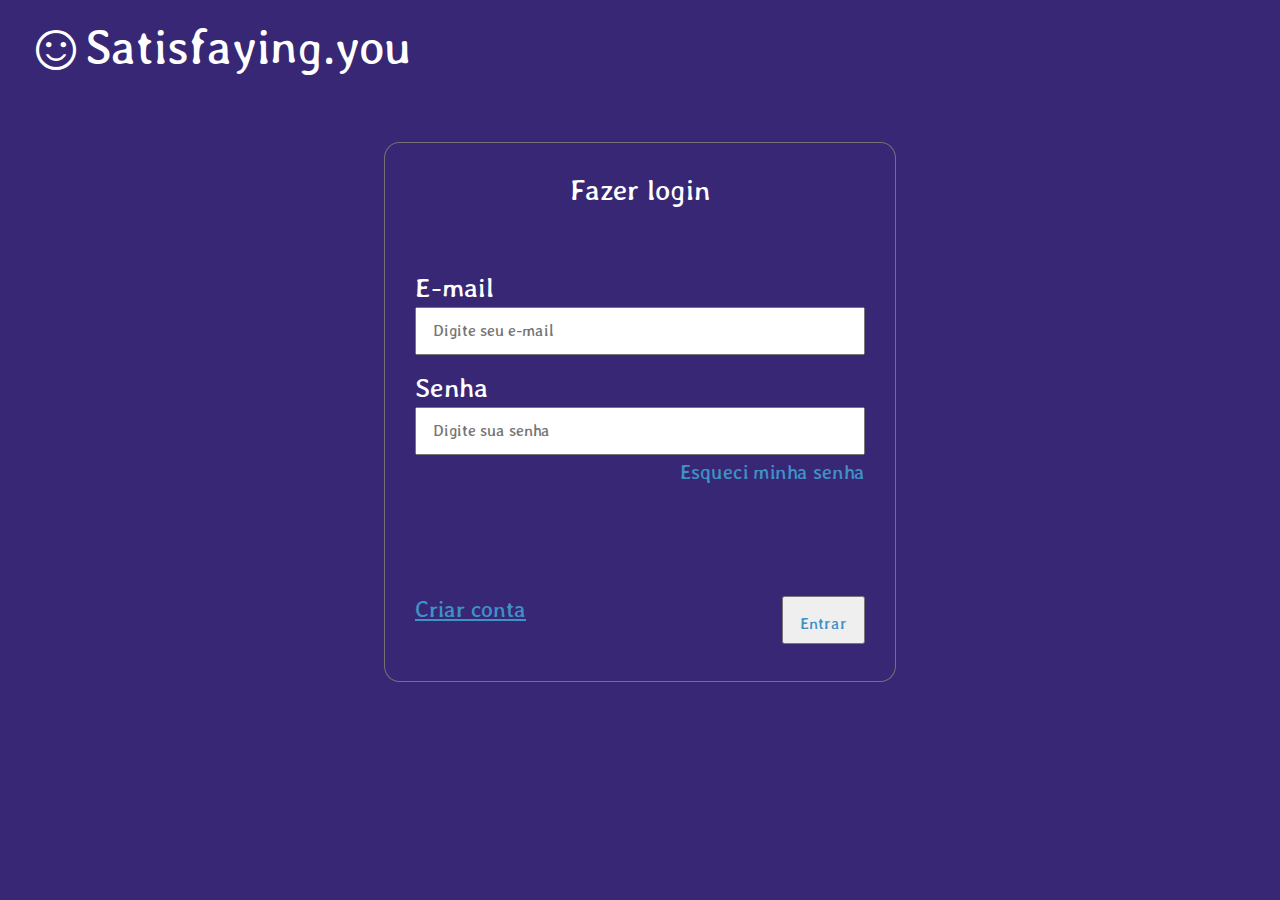
<file: pages/index.html>
<!DOCTYPE html>
<html>
    <head>
        <title>Satisfaying.you</title>
        <link rel="stylesheet" href="../css/index.css">
        <link rel="preconnect" href="https://fonts.googleapis.com">
        <link rel="stylesheet" href="https://fonts.googleapis.com/css2?family=Material+Symbols+Outlined:opsz,wght,FILL,GRAD@20..48,100..700,0..1,-50..200" />
        <link href="https://fonts.googleapis.com/css2?family=Averia+Libre&display=swap" rel="stylesheet">
    </head>
    
    <body>
        
        <header>
            <div class="logo">
                <span class="material-symbols-outlined">sentiment_satisfied</span>
            </div>
            <span>Satisfaying.you</span>
        </header>

        <div class="container">
            <div id="login-title">
                <span>Fazer login</span>
            </div>
            <form id='form_login_account' action="home.html" autocomplete="on" method="post">
            <div class="inputs">
                <label for="txt_email">E-mail</label>
                <input type="email" name="txt_email" id="txt_email" placeholder="Digite seu e-mail">
            </div>
            <div class="inputs">
                <label for="txt_senha">Senha</label>
                <input type="password" name="txt_senha" id="txt_senha" placeholder="Digite sua senha">
            </div>
            <div class="error">
                <span id="retorno_validar"></span>
                <a href="recuperarSenha.html">Esqueci minha senha</a>
            </div>
            <div class="entrar">
                <a href="NovaConta.html">Criar conta</a>
                <input type="submit" value="Entrar" onclick="return entrar()">
            </div>
            </form>
        </div>

        <script>   
            function entrar() {
                let ValidaUsuario = {
                    usuario: '',
                    senha: ''
                }

                let usuarios = JSON.parse(localStorage.getItem('usuarios'))

                usuarios.forEach((item) => {
                    if(txt_email.value == item.usuario && txt_senha.value == item.senha){
                        ValidaUsuario = {
                            usuario: item.usuario,
                            senha: item.senha
                        }
                    }
                })
                
                if (txt_email.value == ValidaUsuario.usuario && txt_senha.value == ValidaUsuario.senha) {
                    document.getElementById('retorno_validar').innerHTML = ''
                    return true;
                } else {
                    document.getElementById('retorno_validar').innerHTML = 'Usuário ou senha inválidos.'
                    return false;
                }
            }
        </script>
    </body>
</html>
</file>
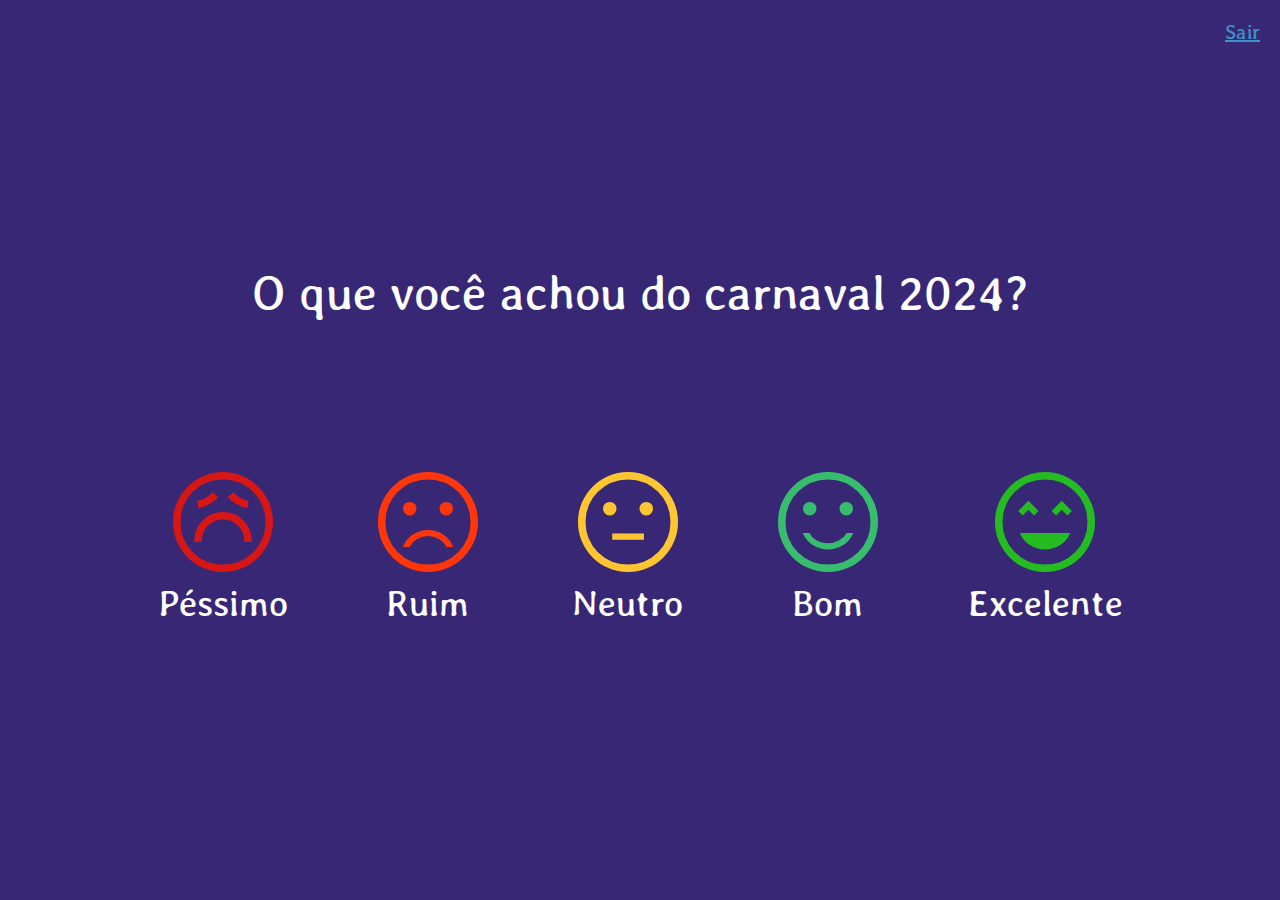
<file: Coleta.html>
<!DOCTYPE html>
<HTML>
    <head>
        <title>Satisfying.you</title>

    <link rel="preconnect" href="https://fonts.googleapis.com">
    <link rel="stylesheet"
        href="https://fonts.googleapis.com/css2?family=Material+Symbols+Outlined:opsz,wght,FILL,GRAD@20..48,100..700,0..1,-50..200" />
    <link href="https://fonts.googleapis.com/css2?family=Averia+Libre&display=swap" rel="stylesheet">

    <style type="text/css">
         :root {
            height: 100%;
            font-size: 62.5%;
        }

        * {
            padding: 0;
            margin: 0;
            font-family: 'Averia Libre', cursive;
            font-weight: 400;
            color: #FFFFFF;
        }

        body {
            background-color: #372775;
            display: flex;
            flex-direction: column;
        }

        header {
            padding-inline: 2rem;
            padding-top: 2rem;
        }

        main {
            display: flex;
            flex-direction: column;
            margin-top: 20rem;
            gap: 10rem;
        }

        section {
            display: flex;
            flex-direction: row;
            margin-left: auto;
            margin-right: auto;
            gap: 8rem;
        }

        h1 {
            text-align: center;
        }

        h2 {
            text-align: center;
            font-size: 4.8rem;
            margin-top: 2rem;
            margin-bottom: 4rem;
        }

        a {
            text-decoration: none;
        }

        #header_right {
            display: flex;
            align-items: center;
            gap: .5rem;
            font-size: 2rem;
            flex-direction: row-reverse;
        }

        #btn_exit {
            color: #3F92C5;
            text-decoration: underline;
        }

        .color_sad {color: #D71616}
        .color_dissatisfied {color: #FF360A}
        .color_neutral {color: #FFC632}
        .color_satisfied {color: #37BD6D}
        .color_very_satisfied {color: #25BC22}

        .icon_coleta {
            font-size: 12rem;
        }

        .label_coleta {
            text-align: center;
            font-size: 3.6rem;
            text-decoration: none;
        }

        .item_coleta{
            display: flex;
            flex-direction: column;
            align-items: center;
        }

    </style>
    
    </head>

    <body>
        <header>
            <div id="header_right">
                <a id='btn_exit' href="index.html">Sair</a>
            </div>
        </header>
        <main>
            <section>
                <h2> O que você achou do carnaval 2024?</h2>
            </section>
            <section id="coleta">
                <a class='item_coleta' href="AgradecimentoParticipacao.html">
                    <span class="material-symbols-outlined color_sad icon_coleta">sentiment_sad</span>
                    <p class="label_coleta">Péssimo</p>
                </a>
                <a class='item_coleta' href="AgradecimentoParticipacao.html">
                    <span class="material-symbols-outlined color_dissatisfied icon_coleta">sentiment_dissatisfied</span>
                    <p class="label_coleta">Ruim</p>
                </a>
                <a class='item_coleta' href="AgradecimentoParticipacao.html">
                    <span class="material-symbols-outlined color_neutral icon_coleta">sentiment_neutral</span>
                    <p class="label_coleta">Neutro</p>
                </a>
                <a class='item_coleta' href="AgradecimentoParticipacao.html">
                    <span class="material-symbols-outlined color_satisfied icon_coleta">sentiment_satisfied</span>
                    <p class="label_coleta">Bom</p>
                </a>
                <a class='item_coleta' href="AgradecimentoParticipacao.html">
                    <span class="material-symbols-outlined color_very_satisfied icon_coleta">sentiment_very_satisfied</span>
                    <p class="label_coleta">Excelente</p>
                </a>
            </section>
        </main>
    </body>
</HTML>
</DOCTYPE>
</file>
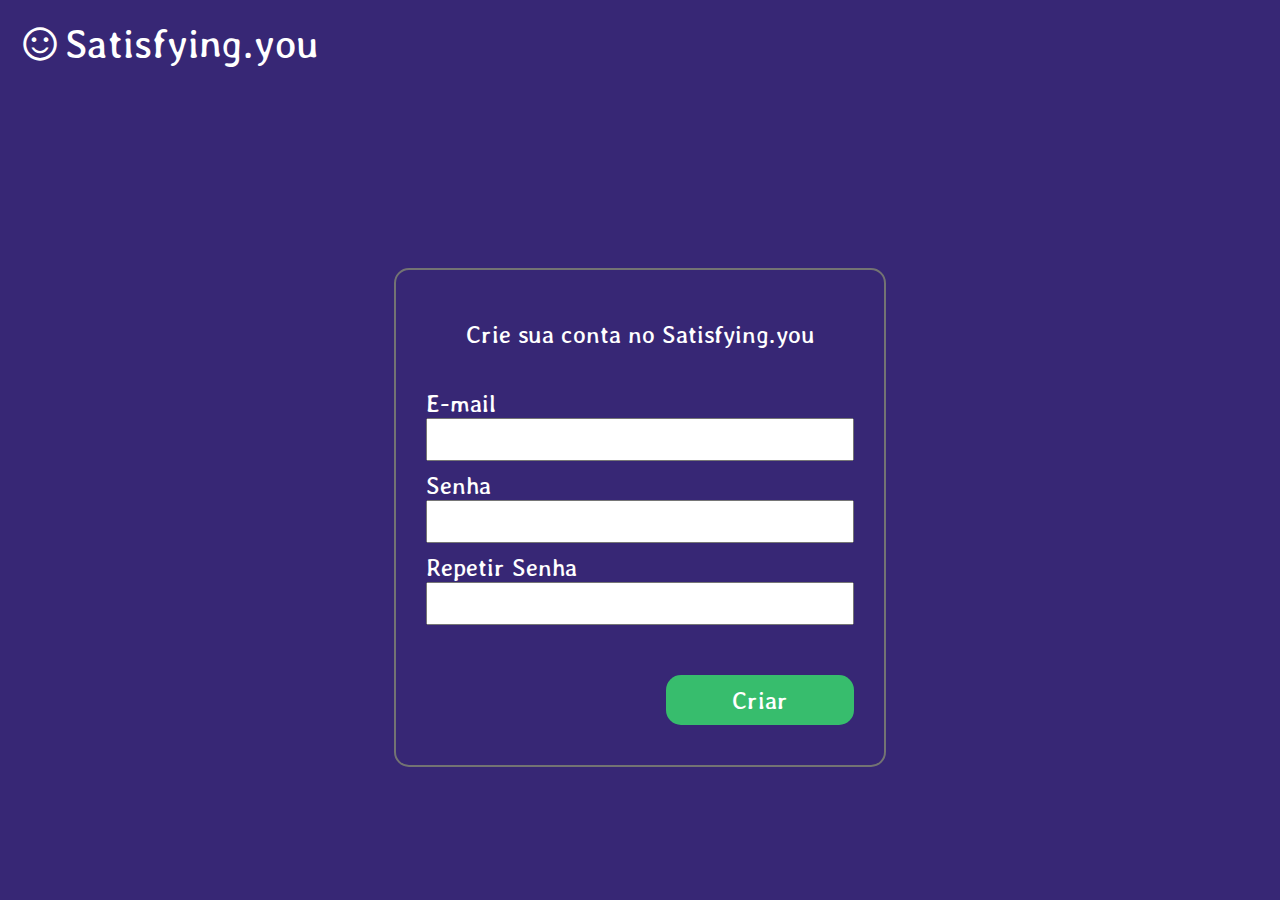
<file: NovaConta.html>
<!DOCTYPE html>
<HTML>

<head>
    <title>Satisfying.you</title>

    <link rel="preconnect" href="https://fonts.googleapis.com">
    <link rel="stylesheet"
        href="https://fonts.googleapis.com/css2?family=Material+Symbols+Outlined:opsz,wght,FILL,GRAD@20..48,100..700,0..1,-50..200" />
    <link href="https://fonts.googleapis.com/css2?family=Averia+Libre&display=swap" rel="stylesheet">

    <style type="text/css">
        :root {
            height: 100%;
            font-size: 62.5%;
        }

        * {
            padding: 0;
            margin: 0;
            font-family: 'Averia Libre', cursive;
            font-weight: 400;
            color: #FFFFFF;
        }

        body {
            background-color: #372775;
            display: flex;
            flex-direction: column;
        }

        header {
            padding-inline: 2rem;
            padding-top: 2rem;
        }

        main {
            display: flex;
            flex-direction: column;
            margin-top: 20rem;
        }

        section {
            display: flex;
            flex-direction: column;
            margin-left: auto;
            margin-right: auto;
            justify-content: space-around;
        }

        form {
            display: flex;
            flex-direction: column;
        }

        h1 {
            text-align: center;
        }

        h2 {
            text-align: center;
            font-size: 2.4rem;
            margin-top: 2rem;
            margin-bottom: 4rem;
        }

        label {
            font-size: 2.4rem;
        }

        input {
            height: 3.9rem;
            width: 42.4rem;
            margin-bottom: 1rem;
            color: #3F92C5;
            font-size: 1.8rem;
        }

        input[type=submit] {
            font-size: 2.4rem;
            color: #ffffff;
            height: 5rem;
            width: 18.8rem;
            align-self: flex-end;
            background-color: #37BD6D;
            margin-top: 4rem;
            border: none;
            border-radius: 1.5rem;
            cursor: pointer;
        }

        #header_left {
            display: flex;
            align-items: center;
            gap: .5rem;
        }

        #imagotype_text {
            font-size: 4rem;
        }

        #imagotype_icon {
            font-size: 4rem;
        }

        #form_box {
            border: 2px solid #737373;
            border-radius: 1.5rem;
            padding: 3rem;
        }
    </style>

</head>

<body>
    <header>
        <div id="header_left">
            <span id="imagotype_icon" class="material-symbols-outlined">sentiment_satisfied</span>
            <h1 id="imagotype_text">Satisfying.you</h1>
        </div>
    </header>
    <main>
        <section id="form_box">
            <h2> Crie sua conta no Satisfying.you</h2>
            <form id='form_create_account' action="index.html" autocomplete="on">
                <label for="txt_email"> E-mail </label>
                <input type="email" id="des_email" name="des_email" required>
                <label for="txt_senha"> Senha </label>
                <input type="password" id="txt_senha" name="txt_senha" required>
                <label for="txt_senha_repetir"> Repetir Senha </label>
                <input type="password" id="txt_senha_repetir" name="txt_senha_repetir" required>
                <p id="retorno_validar"> </p>
                <input type="submit" value="Criar" onclick="return validarSenha()">
            </form>
        </section>
    </main>
    <script>
        function validarSenha() {
            let senha = document.getElementById('txt_senha').value;
            let senhaRepetir = document.getElementById('txt_senha_repetir').value;
            let retorno = document.getElementById('retorno_validar')
            if (senha != senhaRepetir) {
                retorno.innerHTML = 'Senha não confere!';
                return false;
            } else {
                retorno.innerHTML = '';
                return true;
            }
        }

        document.getElementById('txt_senha_repetir').addEventListener("keyup", validarSenha)
    </script>
</body>

</HTML>
</DOCTYPE>
</file>
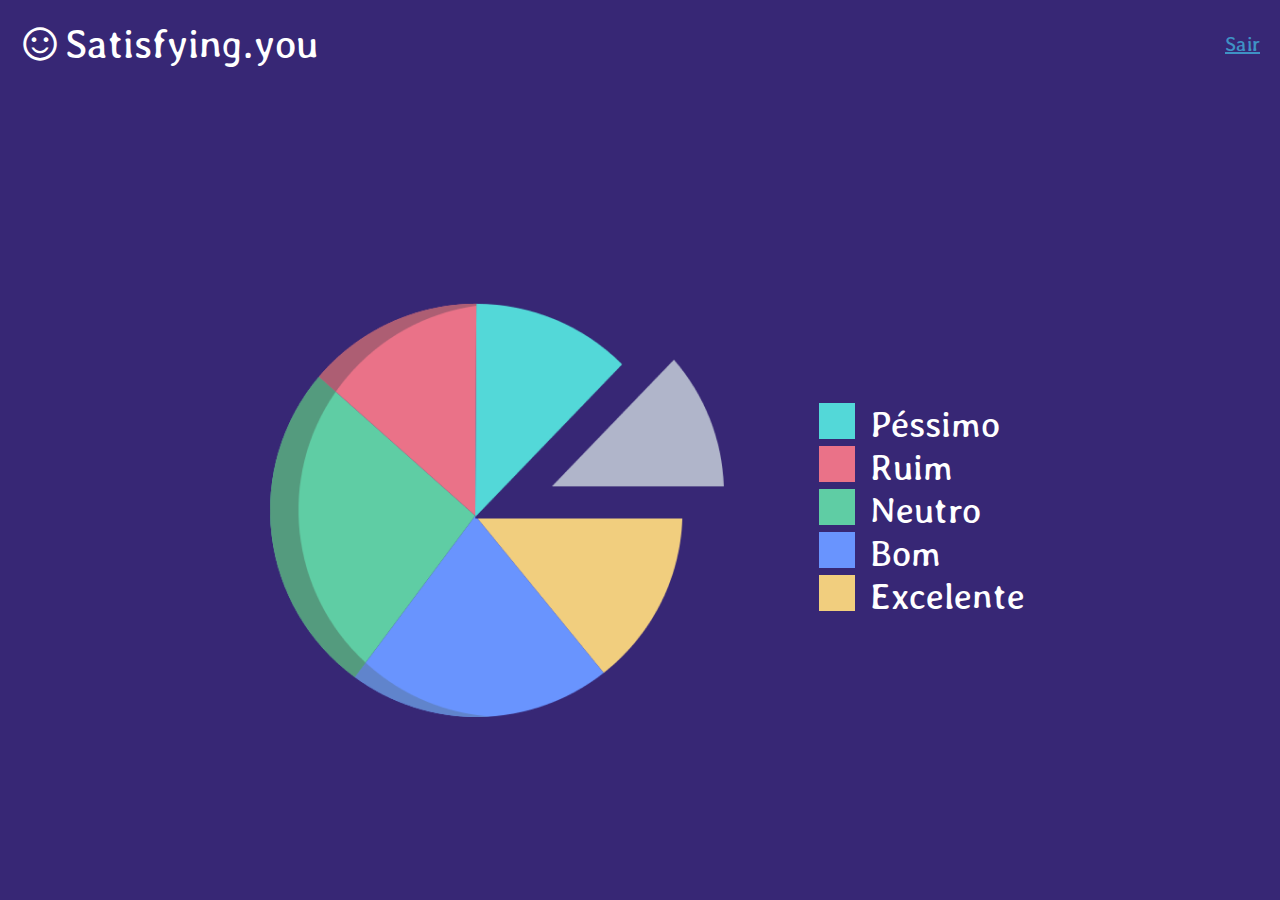
<file: Relatorio.html>
<!DOCTYPE html>
<HTML>
    <head>
        <title>Satisfying.you</title>

    <link rel="preconnect" href="https://fonts.googleapis.com">
    <link rel="stylesheet"
        href="https://fonts.googleapis.com/css2?family=Material+Symbols+Outlined:opsz,wght,FILL,GRAD@20..48,100..700,0..1,-50..200" />
    <link href="https://fonts.googleapis.com/css2?family=Averia+Libre&display=swap" rel="stylesheet">

    <style type="text/css">
         :root {
            height: 100%;
            font-size: 62.5%;
        }

        * {
            padding: 0;
            margin: 0;
            font-family: 'Averia Libre', cursive;
            font-weight: 400;
            color: #FFFFFF;
        }

        body {
            background-color: #372775;
            display: flex;
            flex-direction: column;
        }

        header {
            display: flex;
            padding-inline: 2rem;
            padding-top: 2rem;
            justify-content: space-between;
        }

        main {
            display: flex;
            flex-direction: column;
            margin-top: 20rem;
            gap: 10rem;
        }

        section {
            display: flex;
            flex-direction: row;
            margin-left: auto;
            margin-right: auto;
            gap: 8rem;
        }

        h1 {
            text-align: center;
        }

        h2 {
            text-align: center;
            font-size: 4.8rem;
            margin-top: 2rem;
            margin-bottom: 4rem;
        }

        .label_relatorio{font-size: 3.6rem;}

        .label_box_realtorio{height: 3.6rem;width:  3.6rem;}

        .color_sad {background-color: #53D8D8}
        .color_dissatisfied {background-color: #EA7288}
        .color_neutral {background-color: #5FCDA4}
        .color_satisfied {background-color: #6994FE}
        .color_very_satisfied {background-color: #F1CE7E}

        .item_legenda {
            display: flex;
            gap: 1.5rem;
        }

        #header_left {
            display: flex;
            align-items: center;
            gap: .5rem;
        }

        #imagotype_text {
            font-size: 4rem;
        }

        #imagotype_icon {
            font-size: 4rem;
        }

        #header_right {
            display: flex;
            align-items: center;
            gap: .5rem;
            font-size: 2rem;
            flex-direction: row-reverse;
        }

        #btn_exit {
            color: #3F92C5;
            text-decoration: underline;
        }
        
        #legenda_relatorio{
            display: flex;
            align-items: flex-start;
            flex-direction: column;
            flex-wrap: wrap;
            justify-content: center;
        }

    </style>
    
    </head>

    <body>
        <header>
            <div id="header_left">
                <span id="imagotype_icon" class="material-symbols-outlined">sentiment_satisfied</span>
                <h1 id="imagotype_text">Satisfying.you</h1>
            </div>
            <div id="header_right">
                <a id='btn_exit' href="index.html">Sair</a>
            </div>
        </header>
        <main>
            <section>
                <img src="./images/chart.png"> </img>
                <div id='legenda_relatorio'>
                    <div class="item_legenda">
                        <div class="label_box_realtorio color_sad"></div>
                        <p class="label_relatorio">Péssimo</p>
                    </div>
                    <div class="item_legenda">
                        <div class="label_box_realtorio color_dissatisfied"></div>
                        <p class="label_relatorio">Ruim</p>
                    </div>
                    <div class="item_legenda">
                        <div class="label_box_realtorio color_neutral"></div>
                        <p class="label_relatorio">Neutro</p>
                    </div>
                    <div class="item_legenda">
                        <div class="label_box_realtorio color_satisfied"></div>
                        <p class="label_relatorio">Bom</p>
                    </div>
                    <div class="item_legenda">
                        <div class="label_box_realtorio color_very_satisfied"></div>
                        <p class="label_relatorio">Excelente</p>
                    </div>
                </div>
            </section>
        </main>
    </body>
</HTML>
</DOCTYPE>
</file>
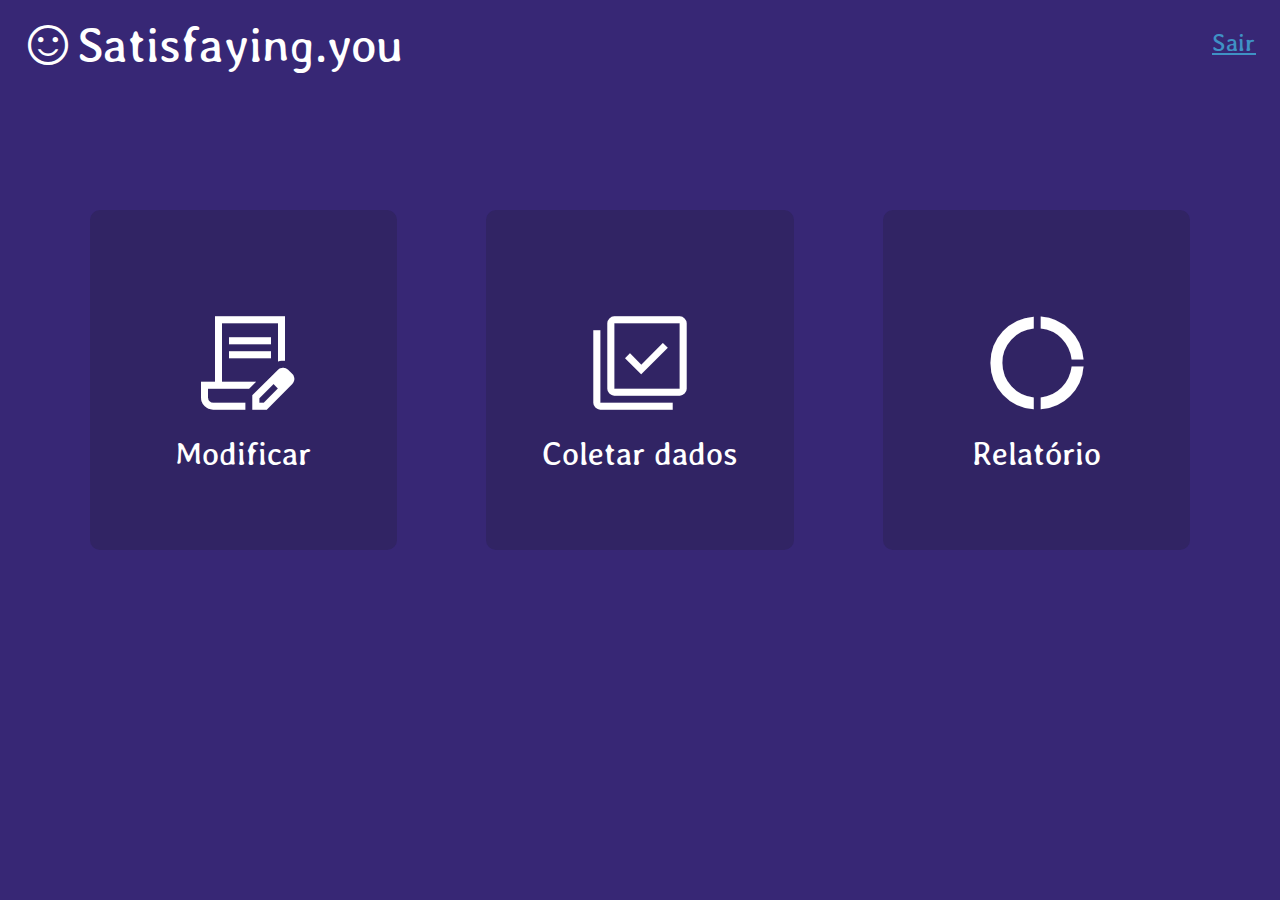
<file: pages/acoesPesquisa.html>
<!DOCTYPE html>
<html>
    <head>
        <title>Satisfaying.you</title>
        <link rel="stylesheet" href="../css/acoesPesquisa.css">
        <link rel="preconnect" href="https://fonts.googleapis.com">
        <link rel="stylesheet" href="https://fonts.googleapis.com/css2?family=Material+Symbols+Outlined:opsz,wght,FILL,GRAD@20..48,100..700,0..1,-50..200" />
        <link href="https://fonts.googleapis.com/css2?family=Averia+Libre&display=swap" rel="stylesheet">
    </head>
    <body>
        <header>
            <div class="icon">
                <div id="logo">
                    <span class="material-symbols-outlined large">sentiment_satisfied</span>
                </div>
                <span>Satisfaying.you</span>
            </div>

            <div class="link">
                <a href="index.html">Sair</a>
            </div>
        </header>

        <div class="container-pai">
            <a href="https://www.google.com" class="container-1">
                <div class="icones">
                    <span class="material-symbols-outlined">contract_edit</span>
                </div>
                <span>Modificar</span>
                </a>

            <a href="https://www.google.com" class="container-1">
                <div class="icones">
                    <span class="material-symbols-outlined">library_add_check</span>
                </div>
                <span>Coletar dados</span>
            </a>

            <a href="https://www.google.com" class="container-1">
                <div class="icones">
                    <span class="material-symbols-outlined">donut_large</span>
                </div>
                <span>Relatório</span>
            </a>

        </div>
    </body>
</html>
</file>
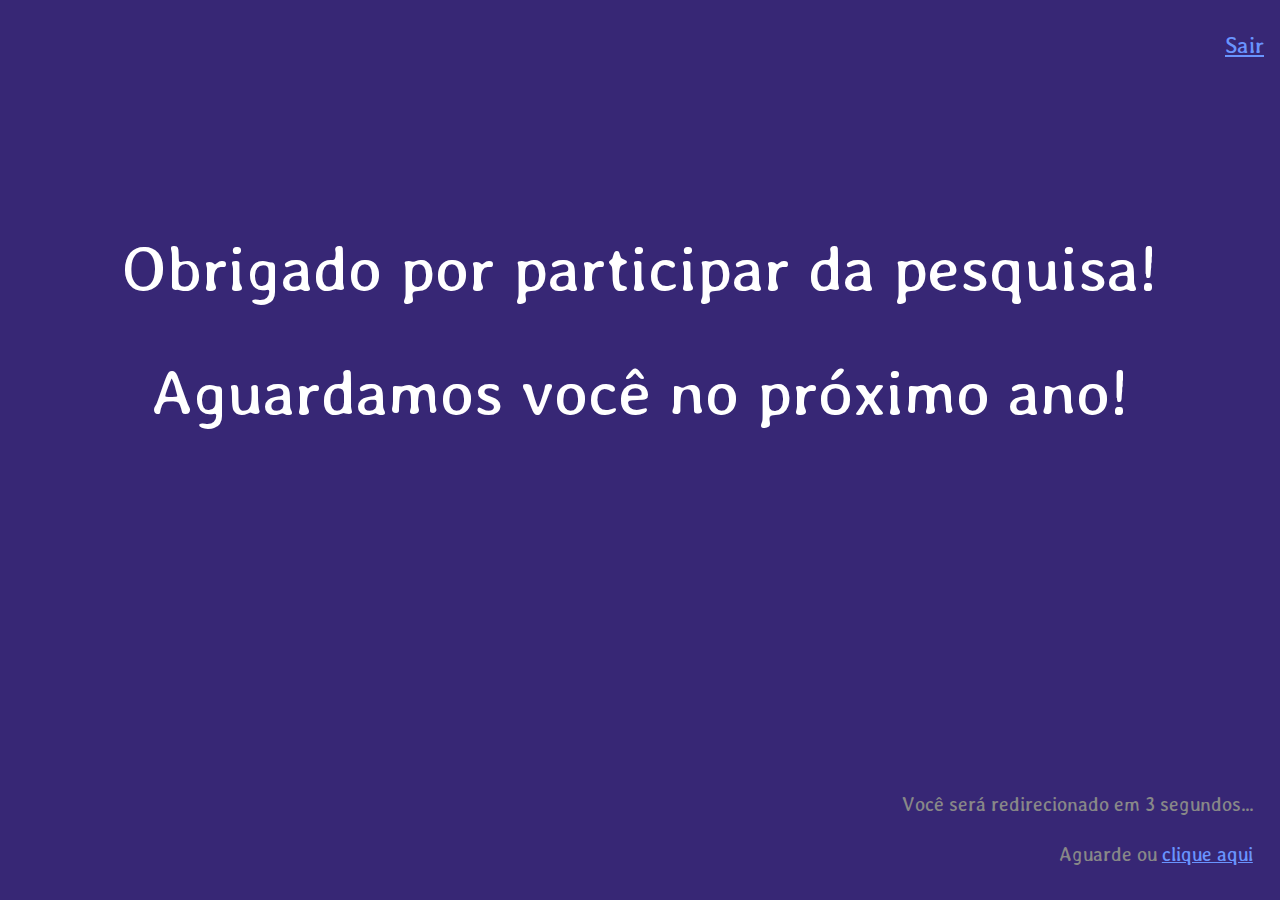
<file: pages/agradecimento.html>
<!DOCTYPE html>
<html>
    <head>
        <title>Satisfaying.you</title>
        <link rel="stylesheet" href="../css/agradecimento.css">
        <link href="https://fonts.googleapis.com/css2?family=Averia+Libre&display=swap" rel="stylesheet">
    </head>
    <body>
        <header>
            <a href="index.html">Sair</a>
        </header>
        <div>
            <span>Obrigado por participar da pesquisa!</span>
            <span>Aguardamos você no próximo ano!</span>
        </div>

        <footer>
            <span>Você será redirecionado em 3 segundos...</span>
            <span>Aguarde ou <a href="acoesPesquisa.html">clique aqui</a></span>
        </footer>
    </body>
</html>
</file>
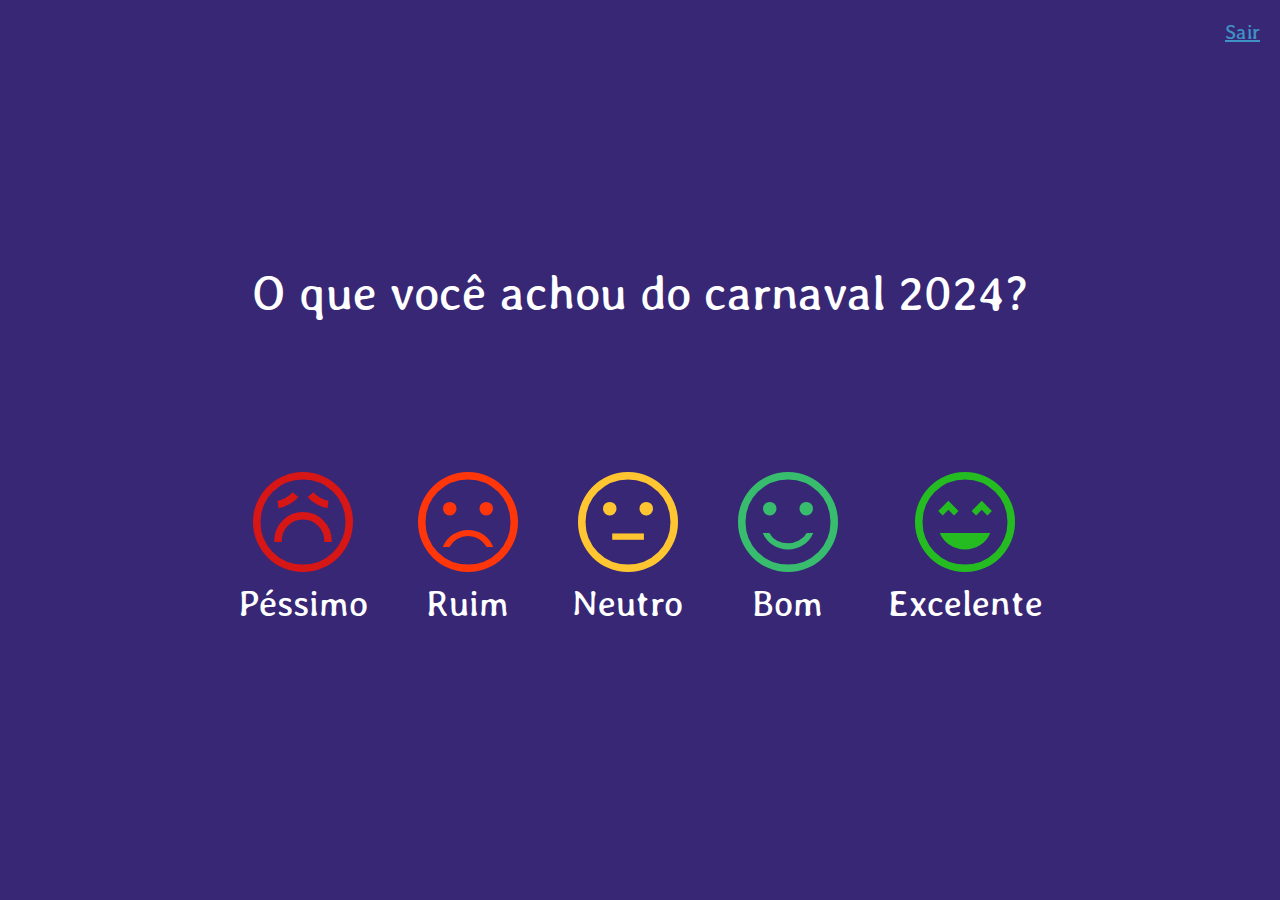
<file: pages/Coleta.html>
<!DOCTYPE html>
<HTML>
    <head>
        <title>Satisfying.you</title>

    <link rel="preconnect" href="https://fonts.googleapis.com">
    <link rel="stylesheet"
        href="https://fonts.googleapis.com/css2?family=Material+Symbols+Outlined:opsz,wght,FILL,GRAD@20..48,100..700,0..1,-50..200" />
    <link href="https://fonts.googleapis.com/css2?family=Averia+Libre&display=swap" rel="stylesheet">

    <style type="text/css">
         :root {
            height: 100%;
            font-size: 62.5%;
        }

        * {
            padding: 0;
            margin: 0;
            font-family: 'Averia Libre', cursive;
            font-weight: 400;
            color: #FFFFFF;
        }

        body {
            background-color: #372775;
            display: flex;
            flex-direction: column;
        }

        header {
            padding-inline: 2rem;
            padding-top: 2rem;
        }

        main {
            display: flex;
            flex-direction: column;
            margin-top: 20rem;
            gap: 10rem;
        }

        @media (max-width: 800px) {
            section {
            display: flex;
            flex-direction: column;
            margin-left: auto;
            margin-right: auto;
            gap: 2rem;
        }
        }

        @media (min-width: 800px) {
        section {
            display: flex;
            flex-direction: row;
            margin-left: auto;
            margin-right: auto;
            gap: 4rem;
        }
        }

        h1 {
            text-align: center;
        }

        h2 {
            text-align: center;
            font-size: 4.8rem;
            margin-top: 2rem;
            margin-bottom: 4rem;
        }

        a {
            text-decoration: none;
        }

        #header_right {
            display: flex;
            align-items: center;
            gap: .5rem;
            font-size: 2rem;
            flex-direction: row-reverse;
        }

        #btn_exit {
            color: #3F92C5;
            text-decoration: underline;
        }

        .color_sad {color: #D71616}
        .color_dissatisfied {color: #FF360A}
        .color_neutral {color: #FFC632}
        .color_satisfied {color: #37BD6D}
        .color_very_satisfied {color: #25BC22}

        .icon_coleta {
            font-size: 12rem;
        }

        .label_coleta {
            text-align: center;
            font-size: 3.6rem;
            text-decoration: none;
        }

        .item_coleta{
            display: flex;
            flex-direction: column;
            align-items: center;
        }

    </style>
    
    </head>

    <body>
        <header>
            <div id="header_right">
                <a id='btn_exit' href="index.html">Sair</a>
            </div>
        </header>
        <main>
            <section>
                <h2> O que você achou do carnaval 2024?</h2>
            </section>
            <section id="coleta">
                <a class='item_coleta' href="AgradecimentoParticipacao.html">
                    <span class="material-symbols-outlined color_sad icon_coleta">sentiment_sad</span>
                    <p class="label_coleta">Péssimo</p>
                </a>
                <a class='item_coleta' href="AgradecimentoParticipacao.html">
                    <span class="material-symbols-outlined color_dissatisfied icon_coleta">sentiment_dissatisfied</span>
                    <p class="label_coleta">Ruim</p>
                </a>
                <a class='item_coleta' href="AgradecimentoParticipacao.html">
                    <span class="material-symbols-outlined color_neutral icon_coleta">sentiment_neutral</span>
                    <p class="label_coleta">Neutro</p>
                </a>
                <a class='item_coleta' href="AgradecimentoParticipacao.html">
                    <span class="material-symbols-outlined color_satisfied icon_coleta">sentiment_satisfied</span>
                    <p class="label_coleta">Bom</p>
                </a>
                <a class='item_coleta' href="AgradecimentoParticipacao.html">
                    <span class="material-symbols-outlined color_very_satisfied icon_coleta">sentiment_very_satisfied</span>
                    <p class="label_coleta">Excelente</p>
                </a>
            </section>
        </main>
    </body>
</HTML>
</DOCTYPE>
</file>
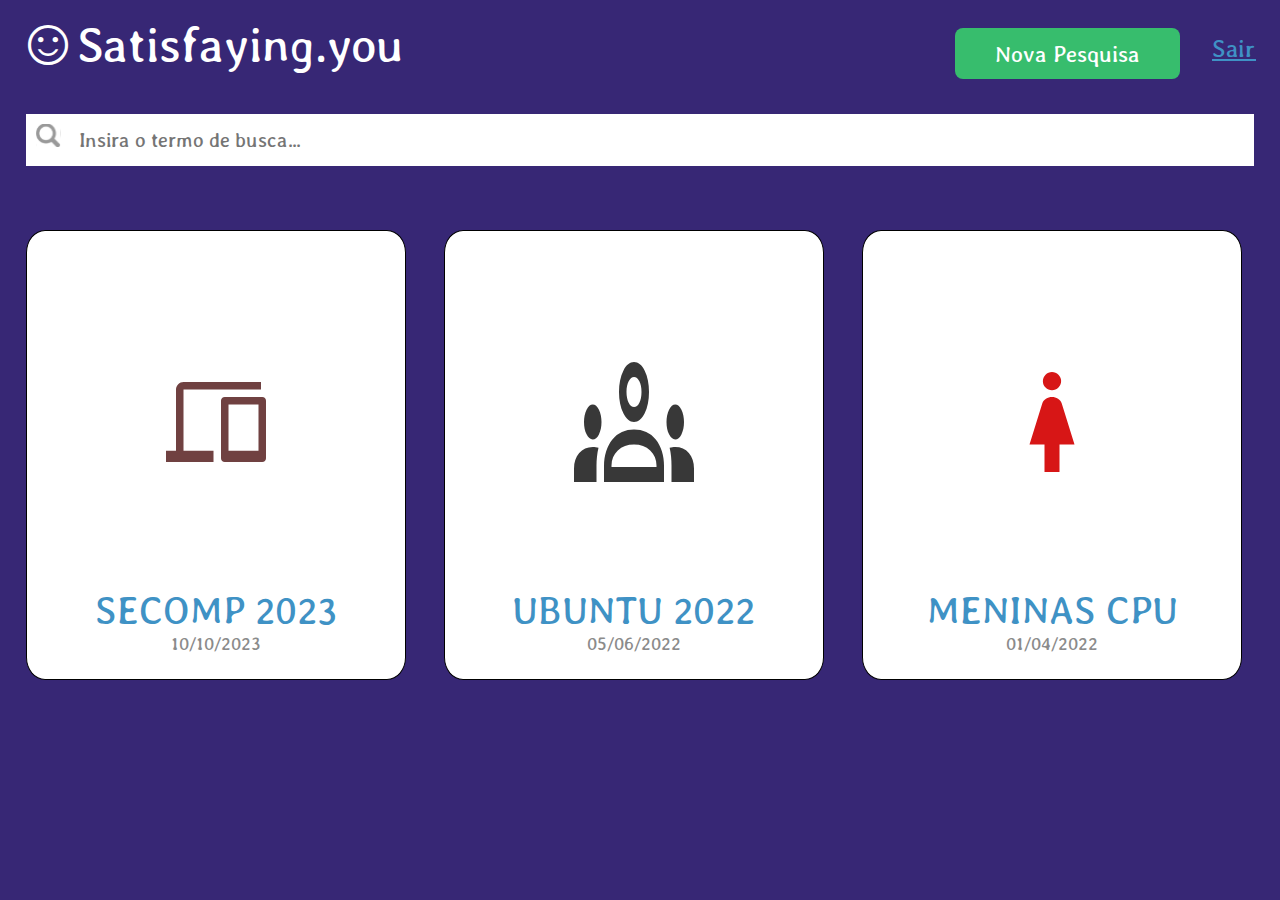
<file: pages/home.html>
<!DOCTYPE html>
<html>
<head>
    <title>Satisfaying.you</title>
    <link rel="stylesheet" href="../css/home.css">
    <link rel="preconnect" href="https://fonts.googleapis.com">
    <link rel="stylesheet" href="https://fonts.googleapis.com/css2?family=Material+Symbols+Outlined:opsz,wght,FILL,GRAD@20..48,100..700,0..1,-50..200" />
    <link href="https://fonts.googleapis.com/css2?family=Averia+Libre&display=swap" rel="stylesheet">
</head>
<body>
    <header>
        <div class="icon">
            <div id="logo">
                <span class="material-symbols-outlined large">sentiment_satisfied</span>
            </div>
            <span>Satisfaying.you</span>
        </div>

        <div class="link">
            <button><a class="novaPesquisa" href="novaPesquisa.html">Nova Pesquisa</a></button>
            <a class="sair" href="index.html">Sair</a>
        </div>
    </header>

    <main>
        <div class="container">
            <div class="input">
                <img class="icon-search" src="../assets/img/icon.svg" alt="">
                <input type="text" name="nome" id="nome" placeholder="Insira o termo de busca...">
            </div>
        </div>
    
        <div class="carrossel">
            <div class="carrossel-box">
                <img src="../assets/img/devices_FILL0_wght400_GRAD0_opsz48 1.svg" class="banner" alt="">
                <p class="carrousel-box-title">SECOMP 2023</p>
                <p class="carrousel-box-date">10/10/2023</p>
            </div>
    
            <div class="carrossel-box">
                <img src="../assets/img/groups_FILL0_wght400_GRAD0_opsz48 1.svg" class="banner" alt="">
                <p class="carrousel-box-title">UBUNTU 2022</p>
                <p class="carrousel-box-date">05/06/2022</p>
            </div>
    
            <div class="carrossel-box">
                <img src="../assets/img/woman_FILL0_wght400_GRAD0_opsz48 1.svg" class="banner" alt="">
                <p class="carrousel-box-title">MENINAS CPU</p>
                <p class="carrousel-box-date">01/04/2022</p>
            </div>
        </div>
    </main>

</body>
</html>
</file>
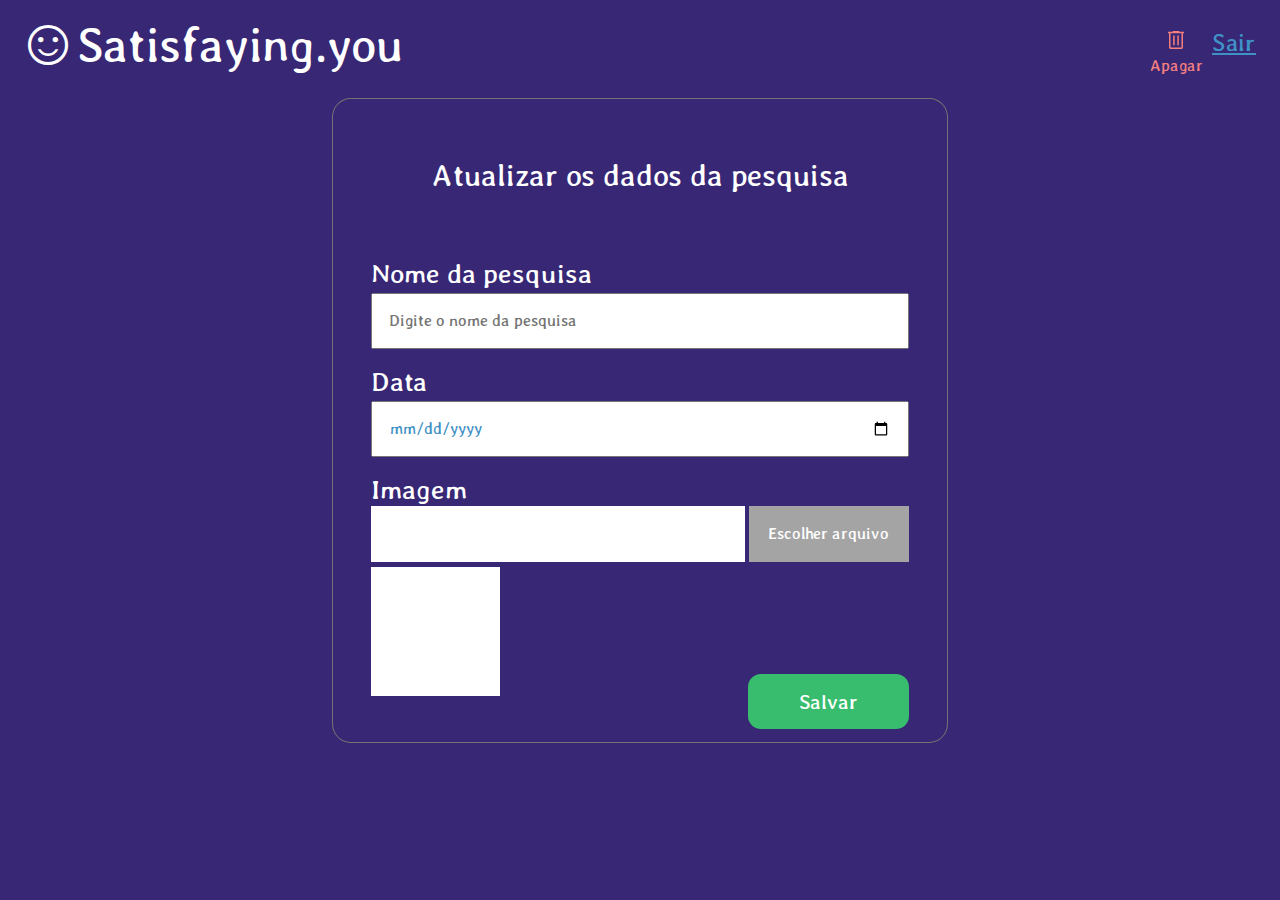
<file: pages/modificarPesquisa.html>
<!DOCTYPE html>
<html>

<head>
    <title>Satisfaying.you</title>
    <link rel="stylesheet" href="../css/modificarPesquisa.css">
    <link rel="preconnect" href="https://fonts.googleapis.com">
    <link rel="stylesheet"
        href="https://fonts.googleapis.com/css2?family=Material+Symbols+Outlined:opsz,wght,FILL,GRAD@20..48,100..700,0..1,-50..200" />
    <link href="https://fonts.googleapis.com/css2?family=Averia+Libre&display=swap" rel="stylesheet">
</head>

<body>
    <header>
        <div class="icon">
            <div id="logo">
                <span class="material-symbols-outlined large">sentiment_satisfied</span>
            </div>
            <span>Satisfaying.you</span>
        </div>
        <div class="link">
            <div class="link-apagar">
                <div class="img-apagar">
                    <img src="/assets/img/delete_FILL0_wght400_GRAD0_opsz48 1.svg" alt="">
                </div>
                <div id="apagar">
                    <a class="button-apagar" href="novaPesquisa.html">Apagar</a>
                </div>
            </div>
            <a href="index.html">Sair</a>
        </div>
    </header>

    <div class="container">
        <div id="pesquisa-title">
            <span>Atualizar os dados da pesquisa</span>
        </div>
        <form action="">
            <div class="inputs">
                <label for="nome">Nome da pesquisa</label>
                <input type="text" name="nome" id="nome" placeholder="Digite o nome da pesquisa">
            </div>
            <div class="inputs">
                <label for="data">Data</label>
                <input type="date" name="data" id="data" placeholder="Escolha a data">
            </div>
            <div class="inputs">
                <label for="imagem">Imagem</label>
            </div>

            <div class="inputs-img">
                <div class="input-img"> </div>
                <div class="button">
                    <input type="file" name="imagem" id="imagem" placeholder="Carregue a imagem...">
                    <label for="imagem">Escolher arquivo</label>
                </div>
            </div>
            <div class="footer">
                <div class="imagem-preview"></div>
                <div class="criar">
                    <button type="submit" class="enviar" href="#">Salvar</button>
                </div>
            </div>
        </form>
    </div>
</body>

</html>
</file>
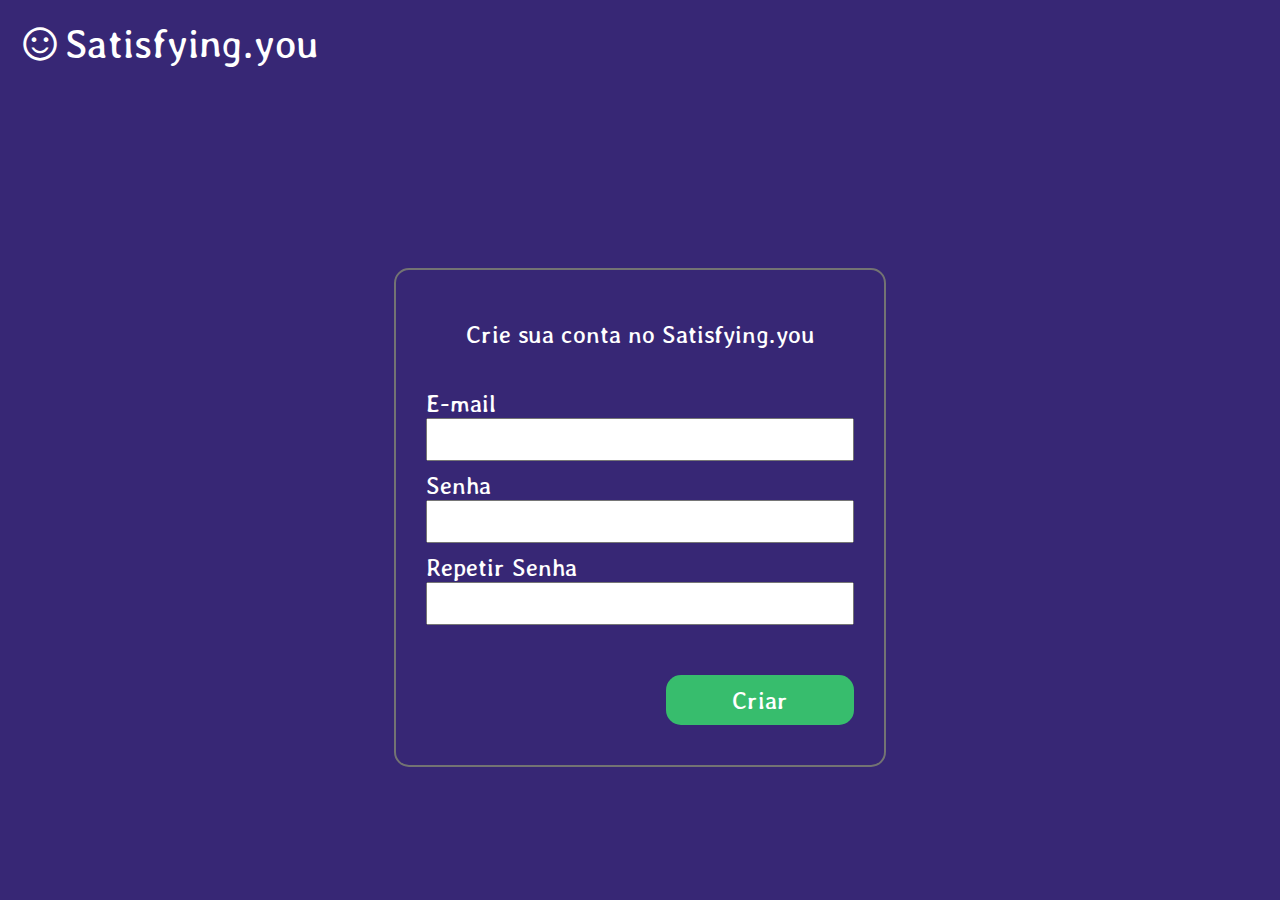
<file: pages/NovaConta.html>
<!DOCTYPE html>
<HTML>

<head>
    <title>Satisfying.you</title>

    <link rel="preconnect" href="https://fonts.googleapis.com">
    <link rel="stylesheet"
        href="https://fonts.googleapis.com/css2?family=Material+Symbols+Outlined:opsz,wght,FILL,GRAD@20..48,100..700,0..1,-50..200" />
    <link href="https://fonts.googleapis.com/css2?family=Averia+Libre&display=swap" rel="stylesheet">

    <style type="text/css">
        :root {
            height: 100%;
            font-size: 62.5%;
        }

        * {
            padding: 0;
            margin: 0;
            font-family: 'Averia Libre', cursive;
            font-weight: 400;
            color: #FFFFFF;
        }

        body {
            background-color: #372775;
            display: flex;
            flex-direction: column;
        }

        header {
            padding-inline: 2rem;
            padding-top: 2rem;
        }

        main {
            display: flex;
            flex-direction: column;
            margin-top: 20rem;
        }

        section {
            display: flex;
            flex-direction: column;
            margin-left: auto;
            margin-right: auto;
            justify-content: space-around;
        }

        form {
            display: flex;
            flex-direction: column;
        }

        h1 {
            text-align: center;
        }

        h2 {
            text-align: center;
            font-size: 2.4rem;
            margin-top: 2rem;
            margin-bottom: 4rem;
        }

        label {
            font-size: 2.4rem;
        }

        input {
            height: 3.9rem;
            width: 42.4rem;
            margin-bottom: 1rem;
            color: #3F92C5;
            font-size: 1.8rem;
        }

        input[type=submit] {
            font-size: 2.4rem;
            color: #ffffff;
            height: 5rem;
            width: 18.8rem;
            align-self: flex-end;
            background-color: #37BD6D;
            margin-top: 4rem;
            border: none;
            border-radius: 1.5rem;
            cursor: pointer;
        }

        #header_left {
            display: flex;
            align-items: center;
            gap: .5rem;
        }

        #imagotype_text {
            font-size: 4rem;
        }

        #imagotype_icon {
            font-size: 4rem;
        }

        #form_box {
            border: 2px solid #737373;
            border-radius: 1.5rem;
            padding: 3rem;
        }
    </style>

</head>

<body>
    <header>
        <div id="header_left">
            <span id="imagotype_icon" class="material-symbols-outlined">sentiment_satisfied</span>
            <h1 id="imagotype_text">Satisfying.you</h1>
        </div>
    </header>
    <main>
        <section id="form_box">
            <h2> Crie sua conta no Satisfying.you</h2>
            <form id='form_create_account' action="index.html" autocomplete="on" method="post">
                <label for="txt_email"> E-mail </label>
                <input type="email" id="txt_email" name="txt_email" required>
                <label for="txt_senha"> Senha </label>
                <input type="password" id="txt_senha" name="txt_senha" required>
                <label for="txt_senha_repetir"> Repetir Senha </label>
                <input type="password" id="txt_senha_repetir" name="txt_senha_repetir" required>
                <p id="retorno_validar"> </p>
                <input type="submit" value="Criar" onclick="return cadastrar()">
            </form>
        </section>
    </main>
    <script>
        function validarSenha() {
            let senha = document.getElementById('txt_senha').value;
            let senhaRepetir = document.getElementById('txt_senha_repetir').value;
            let retorno = document.getElementById('retorno_validar')

            if (senha != senhaRepetir) {
                retorno.innerHTML = 'Senha não confere!';
                return false;
            } else {
                retorno.innerHTML = '';
                return true;
            }
        }

        function cadastrar() {
            if (txt_email.value != '' && txt_senha.value != '' && validarSenha()) {
                let usuarios = JSON.parse(localStorage.getItem('usuarios') || '[]')

                usuarios.push(
                    {
                        usuario: txt_email.value,
                        senha: txt_senha.value
                    }
                )

                localStorage.setItem('usuarios', JSON.stringify(usuarios))
                return true;
            } else {
                return false;
            }
        }

        document.getElementById('txt_senha_repetir').addEventListener("keyup", validarSenha)
    </script>
</body>

</HTML>
</DOCTYPE>
</file>
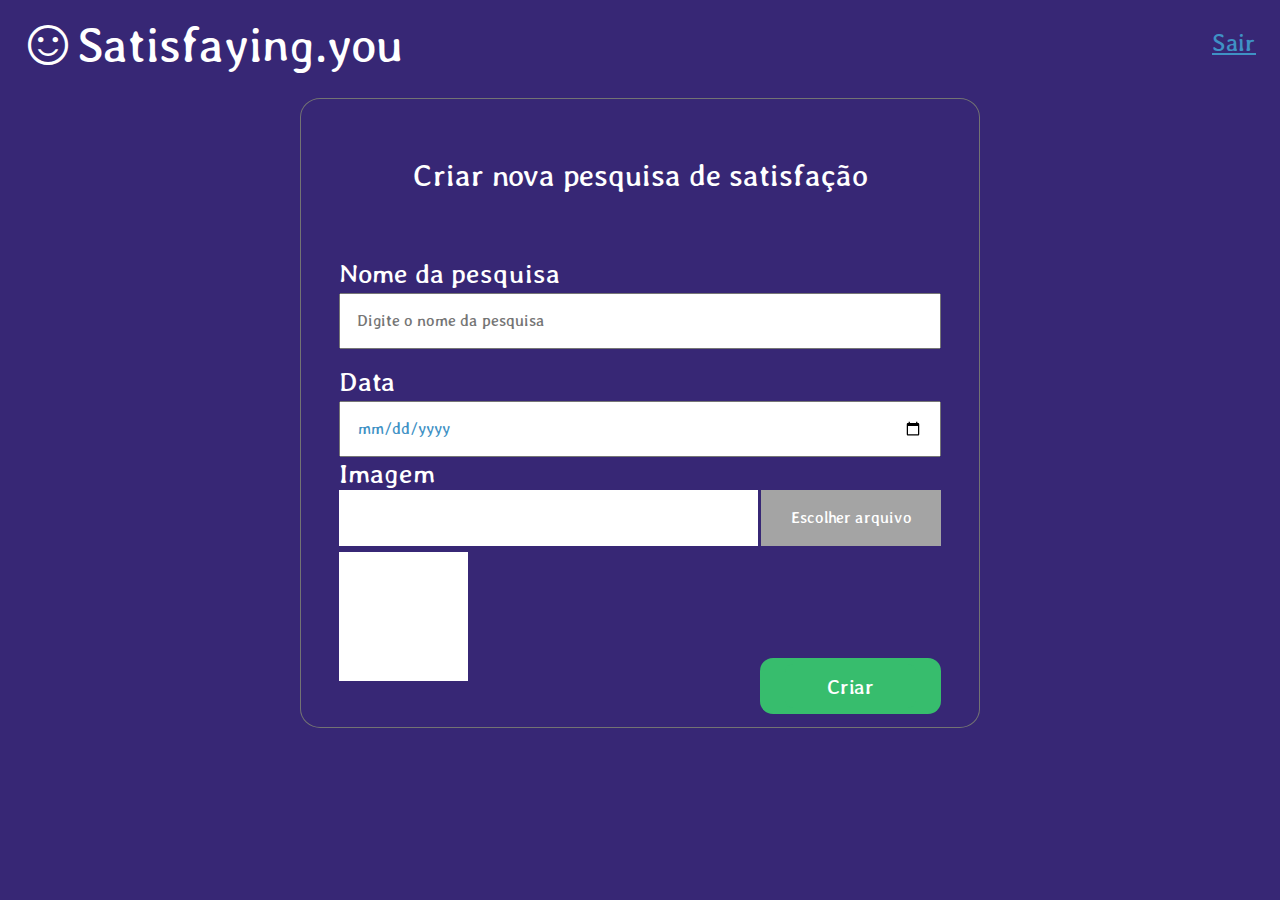
<file: pages/novaPesquisa.html>
<!DOCTYPE html>
<html>
    <head>
        <title>Satisfaying.you</title>
        <link rel="stylesheet" href="../css/novaPesquisa.css">
        <link rel="preconnect" href="https://fonts.googleapis.com">
        <link rel="stylesheet" href="https://fonts.googleapis.com/css2?family=Material+Symbols+Outlined:opsz,wght,FILL,GRAD@20..48,100..700,0..1,-50..200" />
        <link href="https://fonts.googleapis.com/css2?family=Averia+Libre&display=swap" rel="stylesheet">
    </head>
    <body>
        <header>
            <div class="icon">
                <div id="logo">
                    <span class="material-symbols-outlined large">sentiment_satisfied</span>
                </div>
                <span>Satisfaying.you</span>
            </div>

            <div class="link">
                <a href="index.html">Sair</a>
            </div>
        </header>
        
        <div class="container">
            <div id="pesquisa-title">
                <span>Criar nova pesquisa de satisfação</span>
            </div>
            <form action="">
            <div class="inputs">
                <label for="nome">Nome da pesquisa</label>
                <input type="text" name="nome" id="nome" placeholder="Digite o nome da pesquisa">
            </div>
            <div class="inputs">
                <label for="data">Data</label>
                <input type="date" name="data" id="data" placeholder="Escolha a data">
            </div>
            <div class="inputs">
                <label for="imagem">Imagem</label>
            </div>

            <div class="inputs-img">
                
                <div class="input-img"> </div>
                <div class="button">
                    <input type="file" name="imagem" id="imagem" placeholder="Carregue a imagem...">
                    <label for="imagem">Escolher arquivo</label for="imagem">

                </div>
            </div>
            <div class="footer">
                <div class="imagem-preview"></div>
                <div class="criar">
                    <button type="submit" class="enviar" href="#">Criar</button>
                </div>
            </div>
                
            </div>

            </form>
        </div>
        

        </div>
    </body>
</html>
</file>
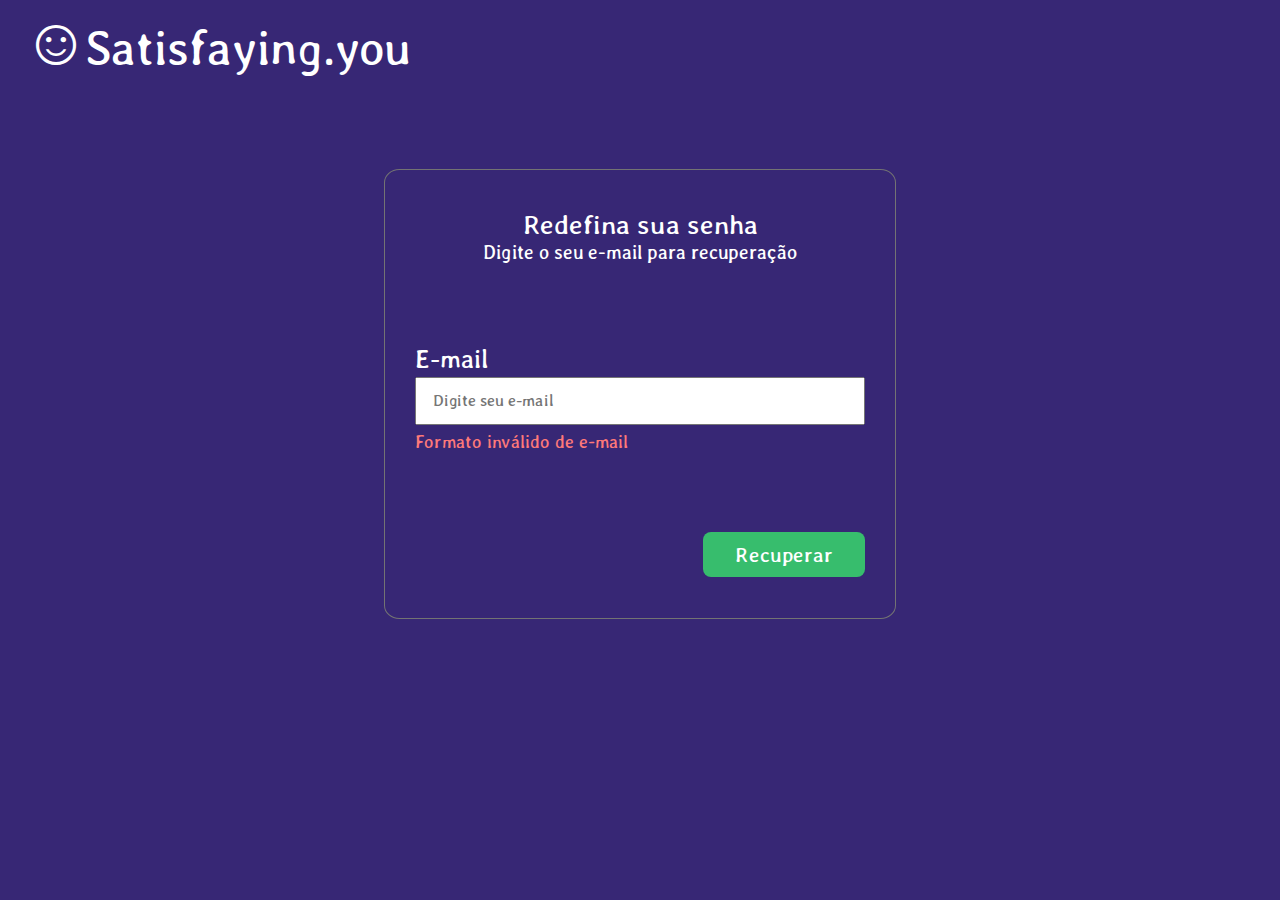
<file: pages/recuperarSenha.html>
<!DOCTYPE html>
<html>
    <head>
        <title>Satisfaying.you</title>
        <link rel="stylesheet" href="../css/recuperarSenha.css">
        <link rel="preconnect" href="https://fonts.googleapis.com">
        <link rel="stylesheet" href="https://fonts.googleapis.com/css2?family=Material+Symbols+Outlined:opsz,wght,FILL,GRAD@20..48,100..700,0..1,-50..200" />   <link rel="preconnect" href="https://fonts.gstatic.com" crossorigin>
        <link href="https://fonts.googleapis.com/css2?family=Averia+Libre&display=swap" rel="stylesheet">
    </head>
    <body>
        <header>
            <div class="logo">
                <span class="material-symbols-outlined large">sentiment_satisfied</span>
            </div>
            <span>Satisfaying.you</span>
        </header>

        <div class="container">
            <div class="title">
                <span class="redefinir-senha">Redefina sua senha</span>
                <span>Digite o seu e-mail para recuperação</span>
            </div>
            <form action="">
                <div class="input">
                    <label for="email">E-mail</label>
                    <input type="email" name="email" id="email" placeholder="Digite seu e-mail">
                </div>
                <div class="error">
                    <span>Formato inválido de e-mail</span>
                </div>
                <div class="recuperar">
                    <a href="index.html">Recuperar</a>
                </div>
            </form>
        </div>
    </body>
</html>
<!--  -->
</file>
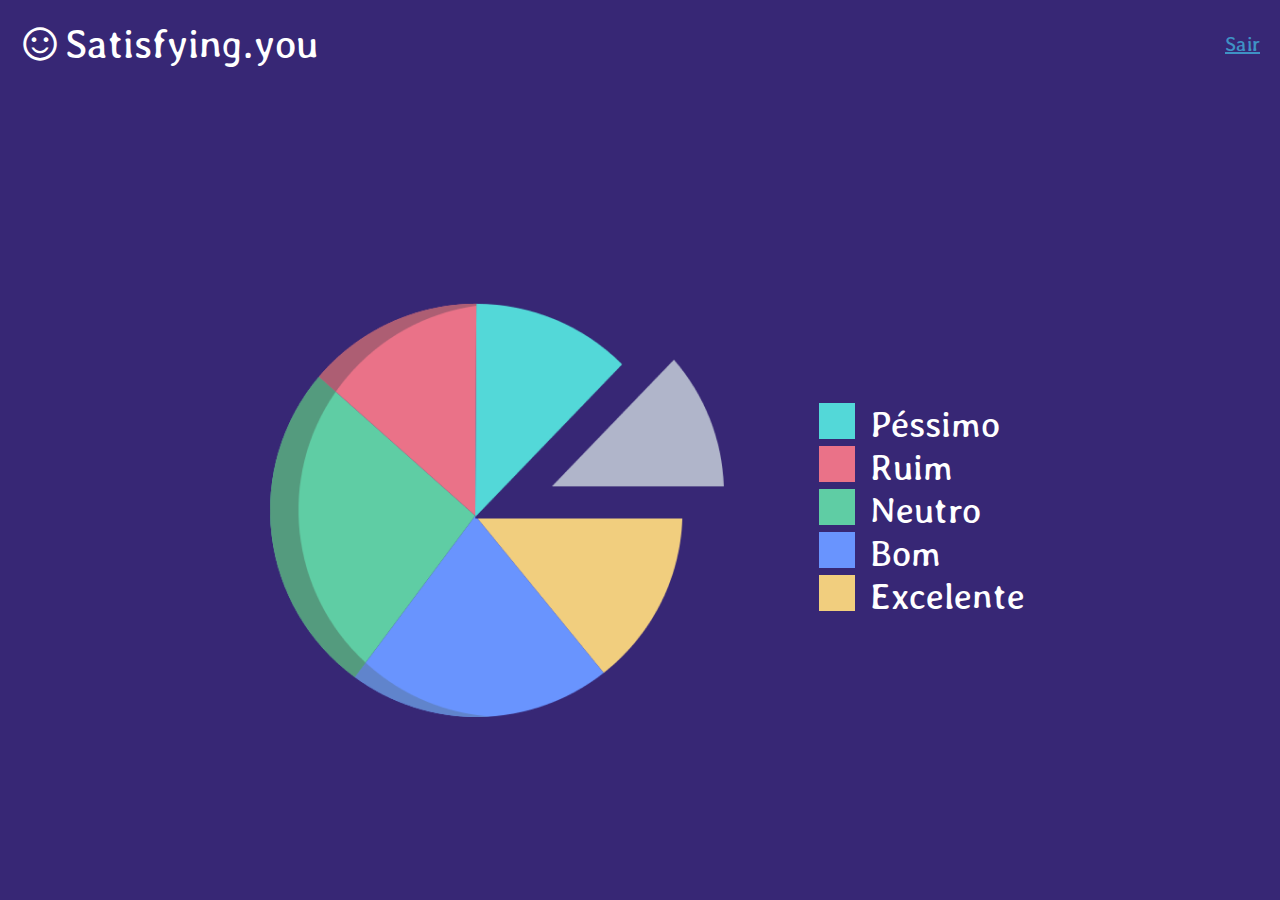
<file: pages/Relatorio.html>
<!DOCTYPE html>
<HTML>
    <head>
        <title>Satisfying.you</title>

    <link rel="preconnect" href="https://fonts.googleapis.com">
    <link rel="stylesheet"
        href="https://fonts.googleapis.com/css2?family=Material+Symbols+Outlined:opsz,wght,FILL,GRAD@20..48,100..700,0..1,-50..200" />
    <link href="https://fonts.googleapis.com/css2?family=Averia+Libre&display=swap" rel="stylesheet">

    <style type="text/css">
         :root {
            height: 100%;
            font-size: 62.5%;
        }

        * {
            padding: 0;
            margin: 0;
            font-family: 'Averia Libre', cursive;
            font-weight: 400;
            color: #FFFFFF;
        }

        body {
            background-color: #372775;
            display: flex;
            flex-direction: column;
        }

        header {
            display: flex;
            padding-inline: 2rem;
            padding-top: 2rem;
            justify-content: space-between;
        }

        main {
            display: flex;
            flex-direction: column;
            margin-top: 20rem;
            gap: 10rem;
        }

        section {
            display: flex;
            flex-direction: row;
            margin-left: auto;
            margin-right: auto;
            gap: 8rem;
        }

        h1 {
            text-align: center;
        }

        h2 {
            text-align: center;
            font-size: 4.8rem;
            margin-top: 2rem;
            margin-bottom: 4rem;
        }

        .label_relatorio{font-size: 3.6rem;}

        .label_box_realtorio{height: 3.6rem;width:  3.6rem;}

        .color_sad {background-color: #53D8D8}
        .color_dissatisfied {background-color: #EA7288}
        .color_neutral {background-color: #5FCDA4}
        .color_satisfied {background-color: #6994FE}
        .color_very_satisfied {background-color: #F1CE7E}

        .item_legenda {
            display: flex;
            gap: 1.5rem;
        }

        #header_left {
            display: flex;
            align-items: center;
            gap: .5rem;
        }

        #imagotype_text {
            font-size: 4rem;
        }

        #imagotype_icon {
            font-size: 4rem;
        }

        #header_right {
            display: flex;
            align-items: center;
            gap: .5rem;
            font-size: 2rem;
            flex-direction: row-reverse;
        }

        #btn_exit {
            color: #3F92C5;
            text-decoration: underline;
        }
        
        #legenda_relatorio{
            display: flex;
            align-items: flex-start;
            flex-direction: column;
            flex-wrap: wrap;
            justify-content: center;
        }

    </style>
    
    </head>

    <body>
        <header>
            <div id="header_left">
                <span id="imagotype_icon" class="material-symbols-outlined">sentiment_satisfied</span>
                <h1 id="imagotype_text">Satisfying.you</h1>
            </div>
            <div id="header_right">
                <a id='btn_exit' href="index.html">Sair</a>
            </div>
        </header>
        <main>
            <section>
                <img src="../assets/img/chart.png"> </img>
                <div id='legenda_relatorio'>
                    <div class="item_legenda">
                        <div class="label_box_realtorio color_sad"></div>
                        <p class="label_relatorio">Péssimo</p>
                    </div>
                    <div class="item_legenda">
                        <div class="label_box_realtorio color_dissatisfied"></div>
                        <p class="label_relatorio">Ruim</p>
                    </div>
                    <div class="item_legenda">
                        <div class="label_box_realtorio color_neutral"></div>
                        <p class="label_relatorio">Neutro</p>
                    </div>
                    <div class="item_legenda">
                        <div class="label_box_realtorio color_satisfied"></div>
                        <p class="label_relatorio">Bom</p>
                    </div>
                    <div class="item_legenda">
                        <div class="label_box_realtorio color_very_satisfied"></div>
                        <p class="label_relatorio">Excelente</p>
                    </div>
                </div>
            </section>
        </main>
    </body>
</HTML>
</DOCTYPE>
</file>
<file: css/index.css>
* {
    box-sizing: border-box;
    padding: 0;
    margin: 0;
    font-family: 'Averia Libre', cursive;
    color: white;
}

body {
    background-color: #372775;

}

header {
    height: 25%;
    width: 100%;
    display: flex;
    align-items: center;
    padding: 1rem 0rem 4rem 2rem;
}

header span{
    font-size: 3rem;
    padding-right: 5px;
}

.logo span{
    padding-top: 0.2em;
    font-size: 3rem;
}

input {
    height: 3em;
    padding: 1rem;
    font-size: 1rem;
    color: #3F92C5;
}

button {
    padding: .6rem 2.6rem;
    font-size: 1.3rem;
    border-radius: .5rem;
    background-color: #37BD6D;
    border: none;
    cursor: pointer;
}

#login-title {
    text-align: center;
    padding-bottom: 4rem;
    font-size: 1.8rem;
}

.container {
    border: 1px solid #737373;
    border-radius: 3%;
    width: 40%;
    height: 540px;
    /* margin-top: 1.5rem; */
    margin-left: auto;
    margin-right: auto;
    padding: 30px;
}

.inputs {
    display: flex;
    flex-direction: column;
    font-size: 1.7rem;
    gap: .20rem;
}

.inputs:first-child {
    margin-bottom: 1rem;
}

.error {
    margin-top: .3rem;
    display: flex;
    justify-content: space-between;
    font-size: 1.1rem;
}

.error span {
    color: #FD7979;
}

.error a {
    text-decoration: none;
    color: #3F92C5;
    font-size: 1.25rem;
}
.entrar {
    display: flex;
    justify-content: space-between;
    margin-top: 7rem;
    
}
.entrar a {
    font-size: 1.4rem;
    color: #3F92C5;
}
</file>
<file: css/acoesPesquisa.css>
* {
    box-sizing: border-box;
    padding: 0;
    margin: 0;
    font-family: 'Averia Libre', cursive;
    color: white;
}

body{
    background-color: #372775;
}

header {
    display: flex;
    flex-direction: row;
    justify-content: space-between;
    height: 50px;
    width: 100%;
    padding-top: 1rem;
    padding-left: 1.5rem;
}

.icon {
    display: flex;
    flex-direction: row;
    justify-content: center;
}

.icon span{
    font-size: 3rem;
    padding-right: 5px;

}

.link{
    padding-top: .75em;
}
.link a {
    padding-right: 1.5rem;
    font-size: 1.5em;
    color: #3F92C5;
}

.container-pai {
    display: flex;
    flex-direction: row;
    justify-content: space-evenly;
    align-items: center;
    width: 100%;
    height: 500px;
    padding-top: 10em;
}

.container-1{
    display: flex;
    flex-direction: column;
    justify-content: center;
    align-items: center;
    background-color: #312464;
    width: 24%;
    height: 100%;
    border-radius: 10px;
    text-decoration: none;
}

.container-1 span{
    font-size: 2rem;
}

.icones span {
    font-size: 7rem;
    padding-bottom: 15px;
    padding-top: 20px;
}

#logo {
    padding-top: 0.3em;
}
</file>
<file: css/agradecimento.css>
* {
    box-sizing: border-box;
    padding: 0;
    margin: 0;
    font-family: 'Averia Libre', cursive;
}

body {
    background-color: #372775;
}

header{
    text-align: end;
    width: 100%;
    height: 150px;
    padding: 2rem 1rem 0rem 0rem;
    font-size: 1.4rem;
}

a {
    color: #6994FE;
}

div {
    display: flex;
    flex-direction: column;
    text-align: center;
    padding-top: 5rem;
    color: white;
}

div span:first-child {
    padding-bottom: 3rem;
}

div span{
    font-size: 4rem;
}

footer{
    display: flex;
    flex-direction: column;
    align-items: end;
    justify-content: space-around;
    position: absolute;
    bottom: 0;
    width: 100%;
    height: 7.5rem;
    padding-right: 1.7rem;
    padding-bottom: 1.3rem;
    color: #888888;
    font-size: 1.2rem;
}
</file>
<file: css/home.css>
* {
    box-sizing: border-box;
    padding: 0;
    margin: 0;
    font-family: 'Averia Libre', cursive;
    color: white;
}

body {
    background-color: #372775;
}

header {
    display: flex;
    flex-direction: row;
    justify-content: space-between;
    height: 50px;
    width: 100%;
    padding-top: 1rem;
    padding-left: 1.5rem;
}

.icon {
    display: flex;
    flex-direction: row;
    justify-content: center;
}

.icon span {
    font-size: 3rem;
    padding-right: 5px;

}

.link {
    margin-left: 5%;
    padding-top: .75em;
    display: flex;
}

.link .sair {
    padding-right: 1.5rem;
    font-size: 1.5em;
    color: #3F92C5;
    display: flex;
    align-items: center;
    margin-left: 2rem;
    margin-top: 6%;
}

.icones span {
    font-size: 7rem;
    padding-bottom: 15px;
    padding-top: 20px;
}

#logo {
    padding-top: 0.3em;
}

button {
    padding: 1.6rem 2.5rem;
    font-size: 1.4rem;
    width: 80%;
    border-radius: .5rem;
    background-color: #37BD6D;
    border: none;
    cursor: pointer;
    display: flex;
    align-items: center;
}

.container {

    margin: 5% auto;
    border: none;
    background-color: white;
    border: none;
    width: 96%;
}

.input {
    text-align: center;
    width: 100%;
}


.input input {
    width: 96%;
    padding: 14px;
    font-size: 20px;
    color: #8B8B8B;
    border: none;
}

.carrossel {
    display: flex;
    justify-content: start;
    align-content: center;
    margin-left: 2%;
    margin-top: 4%;
}

.carrossel-box {
    background-color: white;
    border-style: solid;
    border-color: black;
    border-width: 1px;
    width: 500px;
    height: 50vh;
    display: flex;
    flex-direction: column;
    margin-right: 3%;
    border-radius: 5%;
    box-sizing: border-box;
    padding: 2%;
}

.carrossel-box .carrousel-box-date {
    text-align: center;
    color: #8B8B8B;
    font-size: 18px;
}

.carrossel-box .carrousel-box-title {
    text-align: center;
    color: #3F92C5;
    font-size: 38px;
}

.banner {
    align-self: center;
    margin: auto;
    justify-self: center;
    width: 120px;
    height: 120px;
}

.icon-search {
    background-color: white;
}

.novaPesquisa:link,
.novaPesquisa:visited,
.novaPesquisa:hover,
.novaPesquisa:active {
    text-decoration: none;
    color: inherit;
}
</file>
<file: css/modificarPesquisa.css>
* {
    box-sizing: border-box;
    padding: 0;
    margin: 0;
    font-family: 'Averia Libre', cursive;
    color: white;
}

body {
    background-color: #372775;
}

header {
    display: flex;
    flex-direction: row;
    justify-content: space-between;
    height: 50px;
    width: 100%;
    padding-top: 1rem;
    padding-left: 1.5rem;
}

.icon {
    display: flex;
    flex-direction: row;
    justify-content: center;
}

.icon span {
    font-size: 3rem;
    padding-right: 5px;

}

.link {
    padding-top: .75em;
    display: flex;
}

.link a {
    padding-right: 1.5rem;
    font-size: 1.5em;
    color: #3F92C5;
}

.icones span {
    font-size: 7rem;
    padding-bottom: 15px;
    padding-top: 20px;
}

#logo {
    padding-top: 0.3em;
}


input {
    height: 3.5em;
    padding: 1rem;
    font-size: 1rem;
    color: #3F92C5;
}

.input-img {
    height: 3.5em;
    padding: 1rem;
    font-size: 1rem;
    color: #3F92C5;
    background-color: white;
}

.input-img-button {
    height: 3.5em;
    padding: 1rem;
    font-size: 1rem;
    background-color: #A4A4A4;
}

button {
    padding: .6rem 2.6rem;
    font-size: 1.3rem;
    border-radius: .5rem;
    background-color: #37BD6D;
    border: none;
    cursor: pointer;
}

#pesquisa-title {
    text-align: center;
    padding-bottom: 4rem;
    font-size: 1.9rem;
    margin-top: 2rem;
}

.container {
    border: 1px solid #737373;
    border-radius: 3%;
    width: 42%;
    margin-top: 3.0rem;
    margin-left: auto;
    margin-right: auto;
    margin-bottom: 2%;
    padding: 2% 3% 1% 3%;
    box-sizing: content-box;
}

.inputs {
    display: flex;
    flex-direction: column;
    font-size: 1.7rem;
    gap: .20rem;
}

.inputs:first-child {
    margin-bottom: 1rem;
}

.inputs:nth-child(3) {
    margin-top: 1rem;
}

.inputs-img {
    display: flex;
    flex-direction: row;
    font-size: 1.7rem;
    gap: .20rem;
}

.input-img {
    width: 70%;
}

input[type="file"] {
    display: none;
}

.button {
    display: flex;
    width: 30%;
    background-color: #A4A4A4;
    justify-content: center;
    align-items: center;
}

.button label {
    font-size: 16px;
}

.button input {
    position: absolute;
}

.imagem-preview {
    background-color: white;
    width: 129px;
    height: 129px;
    margin-top: 1%;
}

.criar {
    margin-top: 7rem;
    align-items: center;
    align-content: center;
    justify-content: center;
    width: 30%;
    padding: 1% 7%;
    border-radius: 13px;
    background-color: #37BD6D;
    display: flex;

}

.footer {
    display: flex;
    justify-content: space-between;
}

.criar a {
    font-size: 1.4rem;
    color: #3F92C5;
}

.link-apagar {
    display: flex;
    flex-direction: column;
    margin-right: 1.5rem;
    width: 24px;
    height: 26px;
}

#apagar {
    align-self: center;
}

#apagar .button-apagar {
    color: #F57F7F;
    font-size: 16px;
    text-align: center;

}

.button-apagar:link,
.button-apagar:visited,
.button-apagar:hover,
.button-apagar:active {
    text-decoration: none;
    color: inherit;
}

.link-apagar .img-apagar img {
    padding-left: 0px;
    padding-right: 0px;
    padding-top: 0px;
}

#apagar a {
    padding-right: 0px;
}
</file>
<file: css/novaPesquisa.css>
* {
    box-sizing: border-box;
    padding: 0;
    margin: 0;
    font-family: 'Averia Libre', cursive;
    color: white;
}

body {
    background-color: #372775;
}

header {
    display: flex;
    flex-direction: row;
    justify-content: space-between;
    height: 50px;
    width: 100%;
    padding-top: 1rem;
    padding-left: 1.5rem;
}

.icon {
    display: flex;
    flex-direction: row;
    justify-content: center;
}

.icon span {
    font-size: 3rem;
    padding-right: 5px;

}

.link {
    padding-top: .75em;
}

.link a {
    padding-right: 1.5rem;
    font-size: 1.5em;
    color: #3F92C5;
}





.icones span {
    font-size: 7rem;
    padding-bottom: 15px;
    padding-top: 20px;
}

#logo {
    padding-top: 0.3em;
}


input {
    height: 3.5em;
    padding: 1rem;
    font-size: 1rem;
    color: #3F92C5;
}

.input-img{
    height: 3.5em;
    padding: 1rem;
    font-size: 1rem;
    color: #3F92C5;
    background-color: white;
}
.input-img-button{
    height: 3.5em;
    padding: 1rem;
    font-size: 1rem;
    background-color: #A4A4A4;
}

button {
    padding: .6rem 2.6rem;
    font-size: 1.3rem;
    border-radius: .5rem;
    background-color: #37BD6D;
    border: none;
    cursor: pointer;
}

#pesquisa-title {
    text-align: center;
    padding-bottom: 4rem;
    font-size: 1.9rem;
    margin-top: 2rem;
}

.container {
    border: 1px solid #737373;
    border-radius: 3%;
    width: 47%;
    
    margin-top: 3.0rem;
    margin-left: auto;
    margin-right: auto;
    padding:  2% 3% 1% 3%;
    box-sizing: content-box;
}

.inputs {
    display: flex;
    flex-direction: column;
    font-size: 1.7rem;
    gap: .20rem;
}

.inputs:first-child {
    margin-bottom: 1rem;
}

.inputs-img {
    display: flex;
    flex-direction: row;
    font-size: 1.7rem;
    gap: .20rem;
}

.input-img{
    width: 70%;
}

input[type="file"] {
    display: none;
  }

  .button{
    display: flex;
    width: 30%;
    background-color: #A4A4A4;
    justify-content: center;
    align-items: center;
  }
  .button label{
    font-size: 16px;
  }

  .button input{
    position: absolute;
  }
.imagem-preview{
    background-color: white;
    width: 129px;
    height: 129px;
    margin-top: 1%;
}

.criar {
    margin-top: 7rem;
    align-items: center;
    align-content: center;
    justify-content: center;
      width: 30% ;
padding: 1% 7%;
border-radius: 13px;
background-color: #37BD6D;
display: flex;
    
}

.footer{
    display: flex;
    justify-content: space-between;
}
.criar a {
    font-size: 1.4rem;
    color: #3F92C5;
}
</file>
<file: css/recuperarSenha.css>
* {
    box-sizing: border-box;
    padding: 0;
    margin: 0;
    font-family: 'Averia Libre', cursive;
    color: white;
}

body {
    background-color: #372775;
}

header {
    height: 25%;
    width: 100%;
    display: flex;
    align-items: center;
    padding: 1rem 0rem 3.5rem 2rem;
    font-size: 3rem;
}

input {
    height: 3rem;
    font-size: 1rem;
    padding: 1rem;
    color: #3F92C5;
}

.recuperar a {
    margin-top: 1.5rem;
    padding: .6rem 2rem;
    font-size: 1.3rem;
    border-radius: .5rem;
    background-color: #37BD6D;
    border: none;
    text-decoration: none;
}

.logo span{
    padding-top: 0.3rem;
    padding-right: 5px;
    font-size: 3rem;
}

.recuperar {
    display: flex;
    flex-direction: row;
    justify-content: flex-end;
    margin-top: 3.5rem;
}

.container {
    border: 1px solid #737373;
    border-radius: 3%;
    width: 40%;
    height: 450px;
    margin-top: 2rem;
    margin-left: auto;
    margin-right: auto;
    padding: 30px;
}

.title {
    display: flex;
    flex-direction: column;
    align-items: center;
    font-size: 1.2rem;
    padding-top: 0.5rem;
    padding-bottom: 5rem;
}

.redefinir-senha{
    font-size: 1.7rem;
}

.input {
    display: flex;
    flex-direction: column;
    font-size: 1.6rem;
    gap: .20rem;

}

.error {
    padding-top: .4rem;
    font-size: 1.1rem;
}

.error span {
    color: #FD7979;
}
</file>
